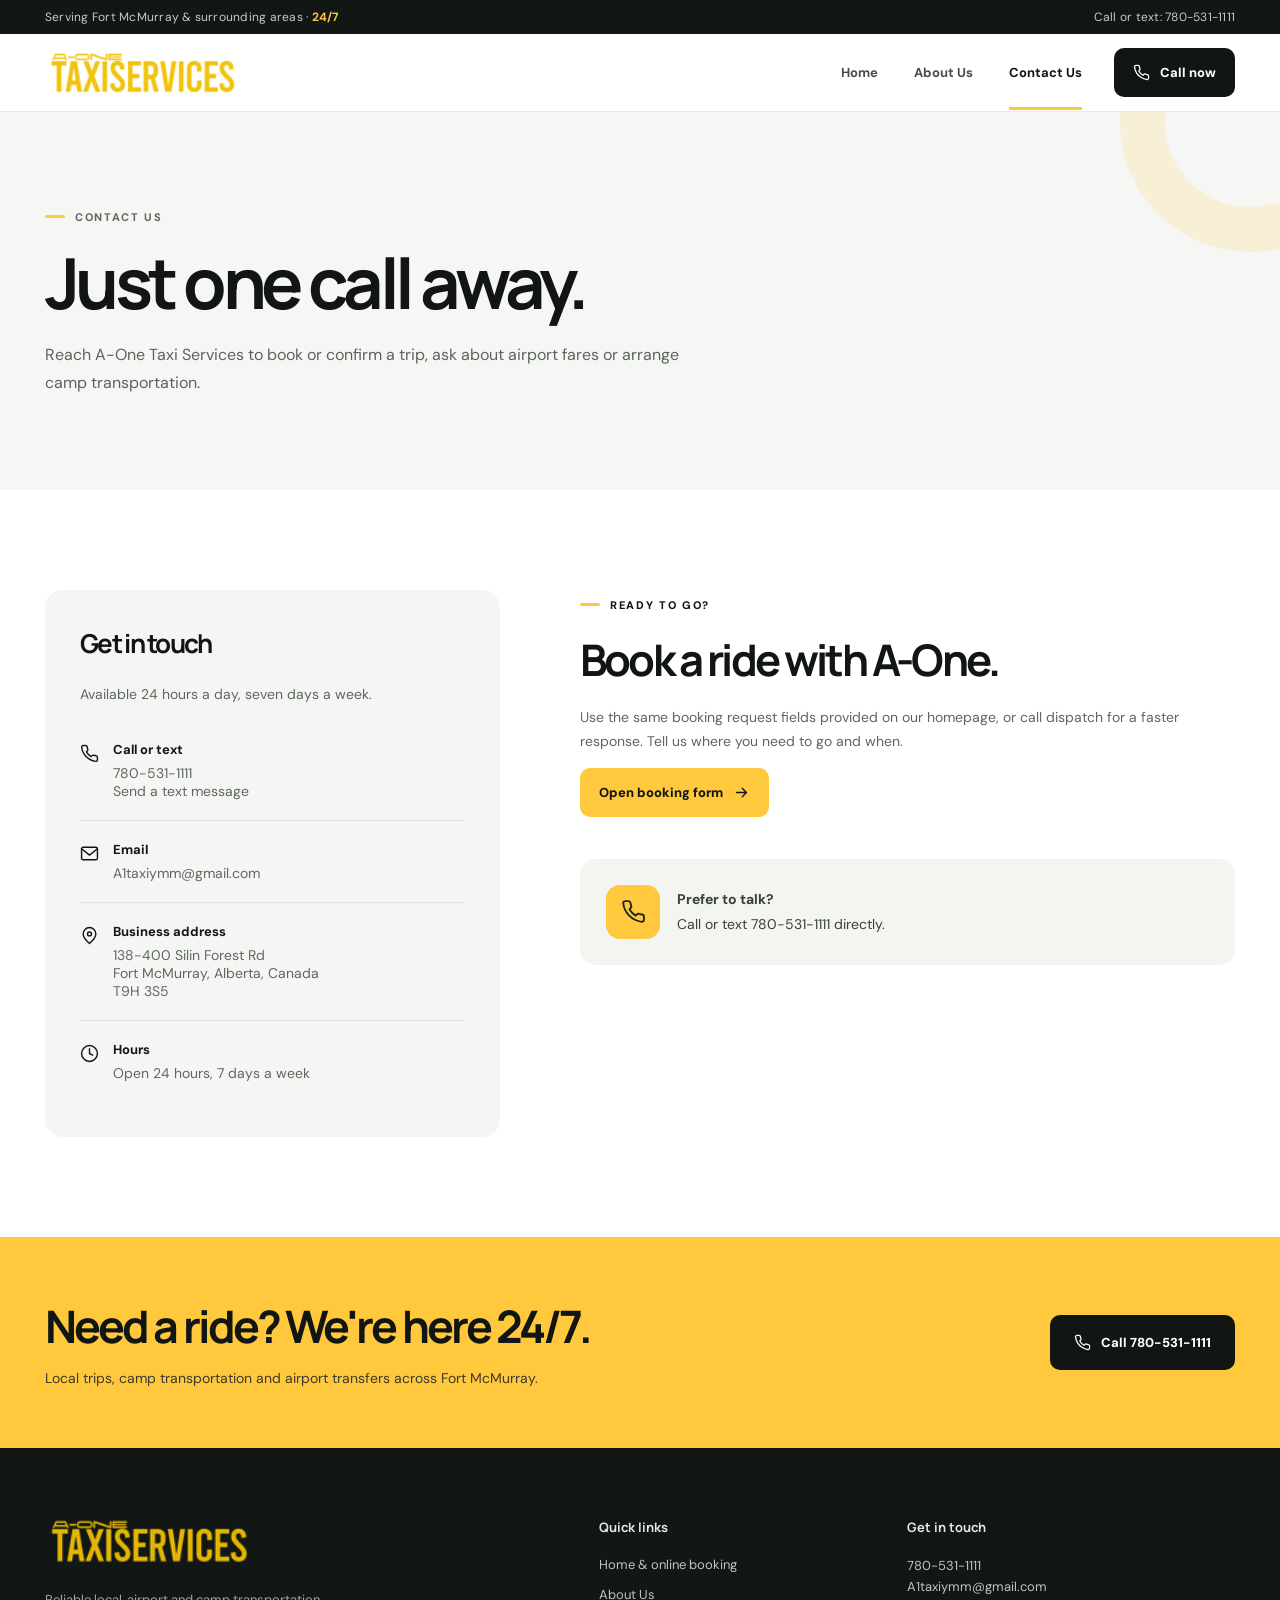
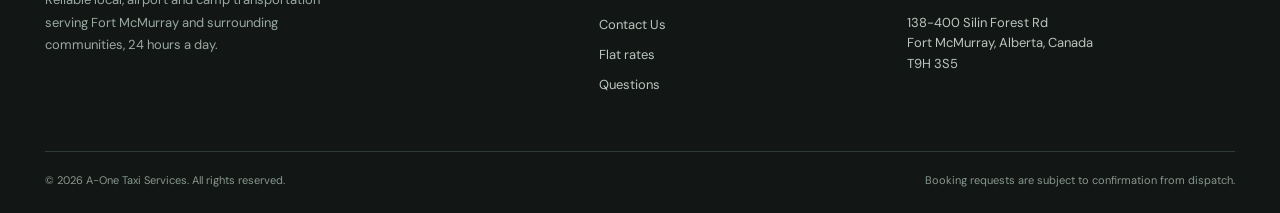
<file: contact/index.html>
<!doctype html><html lang="en-CA"><head><meta charset="utf-8"><meta name="viewport" content="width=device-width,initial-scale=1"><meta name="theme-color" content="#111514"><meta name="description" content="Call 780-531-1111 or email A1taxiymm@gmail.com to contact A-One Taxi Services for 24/7 taxi transportation in Fort McMurray."><meta name="robots" content="noindex,nofollow"><title>Contact Us | A-One Taxi Services</title><link rel="canonical" href="https://aonetaxiservices.ca/contact/"><link rel="preconnect" href="https://fonts.googleapis.com"><link rel="preconnect" href="https://fonts.gstatic.com" crossorigin><link rel="preconnect" href="https://images.unsplash.com"><link rel="stylesheet" href="/assets/app.css"><meta property="og:type" content="website"><meta property="og:site_name" content="A-One Taxi Services"><meta property="og:title" content="Contact Us | A-One Taxi Services"><meta property="og:description" content="Call 780-531-1111 or email A1taxiymm@gmail.com to contact A-One Taxi Services for 24/7 taxi transportation in Fort McMurray."><meta property="og:url" content="https://aonetaxiservices.ca/contact/"><meta property="og:image" content="https://images.unsplash.com/photo-1517243667550-44d5628894d0?w=1200&amp;h=630&amp;fit=crop"><meta name="twitter:card" content="summary_large_image"><meta name="twitter:image" content="https://images.unsplash.com/photo-1517243667550-44d5628894d0?w=1200&amp;h=630&amp;fit=crop"><script type="application/ld+json">{"@context":"https://schema.org","@type":"TaxiService","name":"A-One Taxi Services","url":"https://aonetaxiservices.ca/","telephone":"+1-780-531-1111","email":"A1taxiymm@gmail.com","address":{"@type":"PostalAddress","streetAddress":"138-400 Silin Forest Rd","addressLocality":"Fort McMurray","addressRegion":"Alberta","postalCode":"T9H 3S5","addressCountry":"CA"},"openingHours":"Mo-Su 00:00-23:59"}</script></head><body><div class="topbar"><div class="container topbar-inner"><span>Serving Fort McMurray &amp; surrounding areas · <strong>24/7</strong></span><a href="tel:+17805311111">Call or text: 780-531-1111</a></div></div>
<header class="main-header"><div class="container nav"><a class="brand" href="/" aria-label="A-One Taxi Services homepage"><img class="brand-logo" src="/assets/aone-logo-transparent.png" width="178" height="43" alt="A-One Taxi Services" decoding="async"></a><nav class="desktop-nav" aria-label="Main navigation"><a href="/" >Home</a><a href="/about/" >About Us</a><a href="/contact/" aria-current="page">Contact Us</a></nav><a class="header-cta" href="tel:+17805311111"><svg aria-hidden="true" viewBox="0 0 24 24" fill="none" stroke="currentColor" stroke-width="1.8" stroke-linecap="round" stroke-linejoin="round"><path d="M22 16.9v3a2 2 0 0 1-2.2 2 19.8 19.8 0 0 1-8.6-3.1 19.5 19.5 0 0 1-6-6 19.8 19.8 0 0 1-3.1-8.7A2 2 0 0 1 4.1 2h3a2 2 0 0 1 2 1.7c.12.96.35 1.9.68 2.8a2 2 0 0 1-.45 2.11L8.1 9.9a16 16 0 0 0 6 6l1.28-1.27a2 2 0 0 1 2.1-.45c.9.33 1.84.56 2.8.67a2 2 0 0 1 1.73 2.05Z" /></svg> Call now</a><button class="mobile-toggle" type="button" aria-label="Open menu" aria-expanded="false" aria-controls="mobile-menu" data-menu-toggle><svg aria-hidden="true" viewBox="0 0 24 24" fill="none" stroke="currentColor" stroke-width="1.8" stroke-linecap="round" stroke-linejoin="round"><path d="M4 7h16M4 12h16M4 17h16" /></svg></button></div></header>
<nav id="mobile-menu" class="mobile-panel" aria-label="Mobile navigation" data-menu-panel><a href="/" >Home</a><a href="/about/" >About Us</a><a href="/contact/" aria-current="page">Contact Us</a><a class="btn" href="tel:+17805311111"><svg aria-hidden="true" viewBox="0 0 24 24" fill="none" stroke="currentColor" stroke-width="1.8" stroke-linecap="round" stroke-linejoin="round"><path d="M22 16.9v3a2 2 0 0 1-2.2 2 19.8 19.8 0 0 1-8.6-3.1 19.5 19.5 0 0 1-6-6 19.8 19.8 0 0 1-3.1-8.7A2 2 0 0 1 4.1 2h3a2 2 0 0 1 2 1.7c.12.96.35 1.9.68 2.8a2 2 0 0 1-.45 2.11L8.1 9.9a16 16 0 0 0 6 6l1.28-1.27a2 2 0 0 1 2.1-.45c.9.33 1.84.56 2.8.67a2 2 0 0 1 1.73 2.05Z" /></svg> Call 780-531-1111</a></nav><main id="main-content"><section class="inner-hero"><div class="container"><div class="eyebrow">Contact us</div><h1>Just one call away.</h1><p>Reach A-One Taxi Services to book or confirm a trip, ask about airport fares or arrange camp transportation.</p></div></section><section class="block-padding"><div class="container contact-layout"><div class="contact-panel"><h2>Get in touch</h2><p class="contact-description">Available 24 hours a day, seven days a week.</p><div class="contact-method"><svg aria-hidden="true" viewBox="0 0 24 24" fill="none" stroke="currentColor" stroke-width="1.8" stroke-linecap="round" stroke-linejoin="round"><path d="M22 16.9v3a2 2 0 0 1-2.2 2 19.8 19.8 0 0 1-8.6-3.1 19.5 19.5 0 0 1-6-6 19.8 19.8 0 0 1-3.1-8.7A2 2 0 0 1 4.1 2h3a2 2 0 0 1 2 1.7c.12.96.35 1.9.68 2.8a2 2 0 0 1-.45 2.11L8.1 9.9a16 16 0 0 0 6 6l1.28-1.27a2 2 0 0 1 2.1-.45c.9.33 1.84.56 2.8.67a2 2 0 0 1 1.73 2.05Z" /></svg><div><b>Call or text</b><a href="tel:+17805311111">780-531-1111</a><a href="sms:+17805311111">Send a text message</a></div></div><div class="contact-method"><svg aria-hidden="true" viewBox="0 0 24 24" fill="none" stroke="currentColor" stroke-width="1.8" stroke-linecap="round" stroke-linejoin="round"><rect x="2" y="4" width="20" height="16" rx="2" /><path d="m2 6 10 8 10-8" /></svg><div><b>Email</b><a href="mailto:A1taxiymm@gmail.com">A1taxiymm@gmail.com</a></div></div><div class="contact-method"><svg aria-hidden="true" viewBox="0 0 24 24" fill="none" stroke="currentColor" stroke-width="1.8" stroke-linecap="round" stroke-linejoin="round"><path d="M20 10c0 5-8 12-8 12S4 15 4 10a8 8 0 1 1 16 0Z" /><circle cx="12" cy="10" r="2.5" /></svg><div><b>Business address</b><span>138-400 Silin Forest Rd<br>Fort McMurray, Alberta, Canada<br>T9H 3S5</span></div></div><div class="contact-method"><svg aria-hidden="true" viewBox="0 0 24 24" fill="none" stroke="currentColor" stroke-width="1.8" stroke-linecap="round" stroke-linejoin="round"><circle cx="12" cy="12" r="10" /><path d="M12 6v6l4 2" /></svg><div><b>Hours</b><span>Open 24 hours, 7 days a week</span></div></div></div><div><div class="eyebrow">Ready to go?</div><h2 style="font-size:clamp(30px,3.4vw,46px);margin:18px 0 17px">Book a ride with A-One.</h2><p class="contact-description">Use the same booking request fields provided on our homepage, or call dispatch for a faster response. Tell us where you need to go and when.</p><a class="btn btn-yellow" href="/#book-taxi">Open booking form <svg aria-hidden="true" viewBox="0 0 24 24" fill="none" stroke="currentColor" stroke-width="1.8" stroke-linecap="round" stroke-linejoin="round"><path d="M5 12h14m-6-6 6 6-6 6" /></svg></a><div style="margin-top:42px;display:flex;align-items:center;gap:17px;padding:26px;border-radius:15px;background:#f4f5f1"><div class="icon-box" style="margin:0;flex-shrink:0;background:#ffc83d"><svg aria-hidden="true" viewBox="0 0 24 24" fill="none" stroke="currentColor" stroke-width="1.8" stroke-linecap="round" stroke-linejoin="round"><path d="M22 16.9v3a2 2 0 0 1-2.2 2 19.8 19.8 0 0 1-8.6-3.1 19.5 19.5 0 0 1-6-6 19.8 19.8 0 0 1-3.1-8.7A2 2 0 0 1 4.1 2h3a2 2 0 0 1 2 1.7c.12.96.35 1.9.68 2.8a2 2 0 0 1-.45 2.11L8.1 9.9a16 16 0 0 0 6 6l1.28-1.27a2 2 0 0 1 2.1-.45c.9.33 1.84.56 2.8.67a2 2 0 0 1 1.73 2.05Z" /></svg></div><p style="margin:0;color:#35413a;font-size:14px"><strong>Prefer to talk?</strong><br>Call or text 780-531-1111 directly.</p></div></div></div></section></main><section class="cta-banner"><div class="container cta-content"><div><h2>Need a ride? We're here 24/7.</h2><p>Local trips, camp transportation and airport transfers across Fort McMurray.</p></div><a class="btn btn-ink" href="tel:+17805311111"><svg aria-hidden="true" viewBox="0 0 24 24" fill="none" stroke="currentColor" stroke-width="1.8" stroke-linecap="round" stroke-linejoin="round"><path d="M22 16.9v3a2 2 0 0 1-2.2 2 19.8 19.8 0 0 1-8.6-3.1 19.5 19.5 0 0 1-6-6 19.8 19.8 0 0 1-3.1-8.7A2 2 0 0 1 4.1 2h3a2 2 0 0 1 2 1.7c.12.96.35 1.9.68 2.8a2 2 0 0 1-.45 2.11L8.1 9.9a16 16 0 0 0 6 6l1.28-1.27a2 2 0 0 1 2.1-.45c.9.33 1.84.56 2.8.67a2 2 0 0 1 1.73 2.05Z" /></svg> Call 780-531-1111</a></div></section>
<footer class="footer"><div class="container"><div class="footer-grid"><div><a class="brand" href="/"><img class="brand-logo footer-brand-logo" src="/assets/aone-logo-footer-transparent.png" width="204" height="49" alt="A-One Taxi Services" decoding="async"></a><p class="footer-about">Reliable local, airport and camp transportation serving Fort McMurray and surrounding communities, 24 hours a day.</p></div><div><h3>Quick links</h3><ul><li><a href="/">Home &amp; online booking</a></li><li><a href="/about/">About Us</a></li><li><a href="/contact/">Contact Us</a></li><li><a href="/#flat-rates">Flat rates</a></li><li><a href="/#questions">Questions</a></li></ul></div><div class="footer-contact"><h3>Get in touch</h3><p><a href="tel:+17805311111">780-531-1111</a><br><a href="mailto:A1taxiymm@gmail.com">A1taxiymm@gmail.com</a></p><p>138-400 Silin Forest Rd<br>Fort McMurray, Alberta, Canada<br>T9H 3S5</p></div></div><div class="footer-bottom"><span>© 2026 A-One Taxi Services. All rights reserved.</span><span>Booking requests are subject to confirmation from dispatch.</span></div></div></footer>
<a class="sticky-mobile-call" href="tel:+17805311111"><svg aria-hidden="true" viewBox="0 0 24 24" fill="none" stroke="currentColor" stroke-width="1.8" stroke-linecap="round" stroke-linejoin="round"><path d="M22 16.9v3a2 2 0 0 1-2.2 2 19.8 19.8 0 0 1-8.6-3.1 19.5 19.5 0 0 1-6-6 19.8 19.8 0 0 1-3.1-8.7A2 2 0 0 1 4.1 2h3a2 2 0 0 1 2 1.7c.12.96.35 1.9.68 2.8a2 2 0 0 1-.45 2.11L8.1 9.9a16 16 0 0 0 6 6l1.28-1.27a2 2 0 0 1 2.1-.45c.9.33 1.84.56 2.8.67a2 2 0 0 1 1.73 2.05Z" /></svg> Call A-One Taxi — 780-531-1111</a><script src="/assets/app.js" defer></script></body></html>
</file>
<file: assets/app.css>
@import url('https://fonts.googleapis.com/css2?family=DM+Sans:wght@400;500;600;700;800&family=Manrope:wght@400;500;600;700;800&display=swap');
:root{--ink:#111514;--paper:#faf9f6;--white:#fff;--yellow:#ffc83d;--amber:#f5b526;--muted:#66706d;--line:#e8e9e6;--smoke:#f0f1ed;--shadow:0 22px 68px rgba(0,0,0,.11);font-synthesis:none}
*,*::before,*::after{box-sizing:border-box}html{scroll-behavior:smooth;scroll-padding-top:92px}body{margin:0;background:var(--white);color:var(--ink);font-family:'DM Sans',Arial,sans-serif;-webkit-font-smoothing:antialiased}body.menu-open{overflow:hidden}img{display:block;max-width:100%}button,input,select,textarea{font:inherit}button,a{-webkit-tap-highlight-color:transparent}button{cursor:pointer}a{color:inherit;text-decoration:none}a:focus-visible,button:focus-visible,input:focus-visible,select:focus-visible,textarea:focus-visible,summary:focus-visible{outline:3px solid #c18c00;outline-offset:3px}input,textarea,select{font-size:16px}svg{display:inline-block;vertical-align:middle}.container{width:min(1190px,calc(100% - 64px));margin-inline:auto}.visually-hidden{position:absolute;width:1px;height:1px;margin:-1px;overflow:hidden;clip:rect(0,0,0,0);white-space:nowrap;border:0}.topbar{background:#121615;color:#c4ccc8;font-size:12px;letter-spacing:.02em}.topbar-inner{min-height:34px;display:flex;align-items:center;justify-content:space-between;gap:14px}.topbar strong{color:var(--yellow);font-weight:700}.topbar a:hover{color:var(--white)}.main-header{z-index:99;position:sticky;top:0;background:rgba(255,255,255,.98);border-bottom:1px solid #e8eae8}.nav{height:77px;display:flex;align-items:center;gap:32px;justify-content:space-between}.brand{display:flex;align-items:center;min-width:0;gap:12px;color:var(--ink);white-space:nowrap}.brand-name{font-family:Manrope,sans-serif;font-size:20px;font-weight:800;letter-spacing:-.07em;line-height:1}.brand-name b{display:block;color:#1a201e;letter-spacing:-.055em}.brand-caption{font-size:9px;font-weight:800;text-transform:uppercase;letter-spacing:.19em;color:#747d77;margin-top:6px;display:block}.brand-marker{width:9px;height:34px;border-radius:3px;background:var(--yellow);flex-shrink:0}.desktop-nav{display:flex;align-items:center;gap:36px;margin-left:auto}.desktop-nav a{font-weight:700;font-size:13px;color:#454d49;transition:color .2s}.desktop-nav a[aria-current='page'],.desktop-nav a:hover{color:#111514}.desktop-nav a[aria-current='page']{position:relative}.desktop-nav a[aria-current='page']::after{content:'';position:absolute;bottom:-29px;left:0;right:0;height:3px;background:var(--yellow)}.header-cta,.btn{display:inline-flex;align-items:center;justify-content:center;gap:10px;border:none;font-weight:800;font-size:13px;min-height:49px;padding:0 19px;border-radius:10px;transition:transform .18s,background .18s}.header-cta:hover,.btn:hover{transform:translateY(-1px)}.header-cta,.btn-ink{background:var(--ink);color:#fff}.header-cta:hover,.btn-ink:hover{background:#323a36}.btn-yellow{background:var(--yellow);color:var(--ink)}.btn-yellow:hover{background:#f9d664}.btn-outline{border:1px solid #cdd2ce;background:#fff;color:var(--ink)}.btn-outline:hover{background:#f2f3f1}.btn svg,.header-cta svg{width:17px;height:17px}.mobile-toggle{display:none;border:1px solid var(--line);background:#fff;width:45px;height:45px;border-radius:10px;align-items:center;justify-content:center}.mobile-panel{display:none}.eyebrow{display:inline-flex;align-items:center;gap:10px;text-transform:uppercase;font-weight:800;font-size:11px;letter-spacing:.15em}.eyebrow::before{content:'';display:inline-block;width:20px;height:3px;border-radius:10px;background:var(--yellow)}h1,h2,h3,p{margin-top:0}h1,h2,h3{font-family:Manrope,'DM Sans',sans-serif;letter-spacing:-.065em}p{line-height:1.72}.hero{background:#101413;color:white;position:relative;overflow:hidden}.hero-grid{width:min(1400px,100%);margin:auto;display:grid;grid-template-columns:48% 52%;min-height:580px}.hero-content{padding:90px 7% 92px max(48px,calc((100vw - 1190px)/2));position:relative;z-index:2}.hero .eyebrow{color:#ffda7a}.hero h1{font-size:clamp(48px,5.15vw,79px);line-height:1.075;font-weight:800;max-width:670px;margin:22px 0 22px}.hero h1 em{font-style:normal;color:var(--yellow)}.hero-copy{max-width:480px;color:#c8d1cd;font-size:16px;line-height:1.8}.hero-actions{display:flex;gap:12px;align-items:center;flex-wrap:wrap;margin-top:33px}.hero-actions .btn{min-height:55px;padding:0 24px}.hero .btn-outline{border:1px solid #4b5651;background:transparent;color:white}.hero .btn-outline:hover{background:#303735}.hero-visual{position:relative;min-height:540px;isolation:isolate;background:linear-gradient(125deg,#1a302e,#45423a)}.hero-visual img{width:100%;height:100%;object-fit:cover;position:absolute;inset:0;filter:contrast(1.03) saturate(.9)}.hero-visual::after{content:'';position:absolute;inset:0;background:linear-gradient(90deg,#101413 0%,rgba(16,20,19,.05) 34%,transparent 85%),linear-gradient(0deg,rgba(0,0,0,.35),transparent 48%);z-index:1}.hero-stamp{position:absolute;bottom:34px;right:34px;z-index:2;padding:15px 18px;border:1px solid rgba(255,255,255,.25);color:#fff;background:rgba(11,18,16,.68);backdrop-filter:blur(12px);border-radius:12px;display:flex;gap:12px;align-items:center}.hero-stamp svg{color:var(--yellow);width:23px;height:23px}.hero-stamp small{display:block;color:#cbd2ce;margin-top:3px;font-size:11px}.tiny-verified{display:flex;gap:25px;flex-wrap:wrap;margin-top:44px;color:#adbab4;font-size:12px}.tiny-verified span{display:flex;align-items:center;gap:7px}.tiny-verified svg{width:16px;height:16px;color:var(--yellow)}.booking-section{background:#f6f7f4;padding:0 0 85px}.booking-shell{position:relative;transform:translateY(-43px);margin-bottom:-43px;background:#fff;border:1px solid #eaedeb;border-radius:18px;box-shadow:var(--shadow);padding:27px 30px 30px}.booking-head{display:flex;align-items:center;justify-content:space-between;gap:20px;margin-bottom:23px}.booking-head h2{font-size:25px;margin:0 0 6px}.booking-head p{font-size:13px;color:var(--muted);margin:0}.booking-head-label{display:flex;gap:7px;align-items:center;font-size:12px;font-weight:800;color:#25694b;background:#eaf8ee;padding:8px 11px;border-radius:100px;white-space:nowrap}.booking-head-label svg{width:14px;height:14px}.booking-form{display:grid;grid-template-columns:repeat(4,minmax(0,1fr));gap:16px}.field{display:flex;flex-direction:column;gap:8px;min-width:0}.field label{font-weight:700;font-size:12px;color:#333b36}.field input,.field select,.field textarea{width:100%;min-width:0;min-height:48px;outline:none;background:#f8faf8;border:1px solid #dce2de;border-radius:9px;padding:12px 13px;color:#161a18;transition:border-color .2s,box-shadow .2s}.field textarea{resize:vertical;min-height:155px}.field input:focus,.field select:focus,.field textarea:focus{border-color:#d4aa24;box-shadow:0 0 0 3px rgba(255,200,61,.18)}.field input::placeholder,.field textarea::placeholder{color:#8c9590}.booking-actions{display:flex;align-items:center;justify-content:space-between;gap:16px;margin-top:22px}.booking-note{margin:0;color:var(--muted);font-size:12px;line-height:1.6;max-width:600px}.booking-submit{min-height:50px;padding-inline:25px;white-space:nowrap}.status{display:none;border-radius:8px;padding:12px;margin-top:16px;font-size:13px;line-height:1.6}.status.show{display:block}.status.error{background:#fff3ef;color:#8d2926}.status.success{background:#eaf8ee;color:#146037}.block-padding{padding:100px 0}.section-head{margin-bottom:36px}.section-head h2{font-size:clamp(31px,3.8vw,48px);line-height:1.18;margin:15px 0}.section-head p{max-width:590px;color:#646e68;font-size:15px}.two-col-head{display:flex;justify-content:space-between;gap:30px;align-items:end}.two-col-head p{max-width:370px;margin-bottom:10px}.services-grid{display:grid;grid-template-columns:repeat(3,minmax(0,1fr));gap:15px}.service-card{border-radius:17px;border:1px solid var(--line);background:#fff;padding:28px 26px 29px;min-height:250px;transition:transform .2s,box-shadow .2s}.service-card:hover{transform:translateY(-3px);box-shadow:0 16px 28px rgba(0,0,0,.06)}.icon-box{width:54px;height:54px;background:#f5f6f2;border-radius:14px;display:flex;align-items:center;justify-content:center;margin-bottom:25px}.icon-box svg{width:25px;height:25px;color:#1b2521}.service-card h3{font-size:20px;letter-spacing:-.045em;margin-bottom:9px}.service-card p{font-size:13px;color:#65706a;margin:0}.rates-section{background:#121817;color:#fff}.rates-section .section-head p{color:#b4c0b9}.rates-grid{display:grid;grid-template-columns:repeat(3,minmax(0,1fr));gap:13px}.rate{background:#1d2521;border:1px solid #303a34;border-radius:12px;padding:23px;display:flex;flex-direction:column;gap:12px;min-height:125px}.rate strong{font-size:30px;line-height:1;font-family:Manrope,sans-serif;letter-spacing:-.065em;color:var(--yellow)}.rate span{font-size:14px;color:#e0e7e2;font-weight:600}.rate small{color:#a2afa6}.rate-annotation{color:#b4c0b9;font-size:12px;margin-top:22px}.about-preview{display:grid;grid-template-columns:1.05fr .95fr;gap:70px;align-items:center}.about-image{height:440px;border-radius:18px;overflow:hidden;background:#ced6d4;position:relative}.about-image img{width:100%;height:100%;object-fit:cover}.about-content h2{font-size:clamp(32px,3.7vw,49px);line-height:1.15;margin:16px 0 22px}.about-content p{color:#5f6b63;font-size:15px}.about-content .btn{margin-top:13px}.facts{display:grid;grid-template-columns:repeat(2,1fr);gap:22px;margin:25px 0 16px}.fact{padding-left:14px;border-left:3px solid var(--yellow)}.fact strong{display:block;font-size:21px;letter-spacing:-.04em}.fact span{font-size:12px;color:var(--muted)}.faq-section{background:#f7f8f6}.faq-layout{display:grid;grid-template-columns:.75fr 1.25fr;gap:70px}.faq-layout h2{font-size:clamp(32px,4vw,50px);line-height:1.15;margin:14px 0}.faq-list details{border-bottom:1px solid #dbe0dc}.faq-list details:first-child{border-top:1px solid #dbe0dc}.faq-list summary{cursor:pointer;list-style:none;display:flex;align-items:center;justify-content:space-between;gap:15px;padding:24px 0;font-weight:800;font-size:15px}.faq-list summary::-webkit-details-marker{display:none}.faq-list summary::after{content:'+';display:grid;place-items:center;width:30px;height:30px;border:1px solid #cbd3ce;border-radius:50%;font-size:21px;font-weight:400;flex-shrink:0}.faq-list details[open] summary::after{content:'−';background:var(--yellow);border-color:var(--yellow)}.faq-list details p{margin:-5px 0 23px;color:#5e6a63;font-size:14px;max-width:560px}.cta-banner{background:var(--yellow);padding:58px 0}.cta-content{display:flex;justify-content:space-between;gap:20px;align-items:center}.cta-content h2{font-size:clamp(29px,3.5vw,45px);margin:0 0 10px}.cta-content p{color:#3b3a2d;font-size:14px;margin:0}.cta-content .btn{white-space:nowrap;min-height:55px;padding:0 24px}.footer{background:#121716;color:#e4e9e5;padding:65px 0 26px}.footer-grid{display:grid;grid-template-columns:1.5fr .75fr 1fr;gap:62px}.footer .brand{color:#fff}.footer .brand-name b{color:#fff}.footer .brand-caption{color:#c5cec7}.footer-about{font-size:13px;color:#9aa9a0;max-width:305px;margin-top:20px}.footer h3{font-size:13px;letter-spacing:0;margin:5px 0 20px}.footer ul{margin:0;padding:0;list-style:none;display:grid;gap:13px}.footer li,.footer li a{font-size:13px;color:#bbc6bd}.footer li a:hover{color:#fff}.footer-contact p{font-size:13px;color:#bbc6bd;line-height:1.6;margin:0 0 15px}.footer-bottom{margin-top:58px;padding-top:21px;border-top:1px solid #303b34;display:flex;justify-content:space-between;gap:25px;font-size:11px;color:#88988d}.inner-hero{background:#f6f7f4;padding:90px 0 78px;position:relative;overflow:hidden}.inner-hero .eyebrow{color:#5f6a61}.inner-hero h1{font-size:clamp(45px,5.5vw,74px);line-height:1.05;margin:22px 0;max-width:830px}.inner-hero p{max-width:645px;color:#59645d;font-size:16px}.inner-hero::after{content:'';position:absolute;width:260px;height:260px;border:45px solid var(--yellow);border-radius:50%;opacity:.16;right:-100px;top:-120px}.values{display:grid;grid-template-columns:repeat(2,1fr);gap:15px;margin-top:36px}.value{padding:22px;background:#fff;border:1px solid var(--line);border-radius:12px}.value svg{width:22px;height:22px;color:#a77c00;margin-bottom:14px}.value h3{font-size:16px;margin:0 0 8px}.value p{font-size:13px;margin:0;color:#65706a}.contact-layout{display:grid;grid-template-columns:.82fr 1.18fr;gap:80px}.contact-panel{background:#f5f6f3;border-radius:18px;padding:35px}.contact-panel h2{font-size:26px}.contact-method{display:flex;gap:14px;align-items:flex-start;padding:20px 0;border-bottom:1px solid #dce2dc}.contact-method:last-child{border-bottom:0}.contact-method svg{width:19px;height:19px;flex-shrink:0;margin-top:3px}.contact-method b{display:block;font-size:13px;margin-bottom:6px}.contact-method a,.contact-method span{display:block;font-size:14px;color:#5c6961;overflow-wrap:anywhere}.contact-form{display:grid;grid-template-columns:repeat(2,1fr);gap:16px}.contact-form .full{grid-column:1/-1}.contact-form .btn{justify-self:start}.contact-description{color:#5c6760;font-size:14px;line-height:1.7;max-width:700px}.sticky-mobile-call{display:none}@media(min-width:1500px){.hero-content{padding-left:max(48px,calc((1400px - 1190px)/2))}}@media(max-width:1100px){.desktop-nav{gap:22px}.nav{gap:15px}.about-preview{gap:40px}.hero-content{padding:80px 6% 85px 5%}.hero h1{font-size:58px}.contact-layout{gap:40px}}@media(max-width:820px){.container{width:min(100% - 40px,680px)}.desktop-nav,.header-cta{display:none}.mobile-toggle{display:flex;margin-left:auto}.nav{height:72px}.mobile-panel{display:block;position:fixed;top:106px;left:0;right:0;z-index:90;background:#fff;padding:20px 25px 30px;box-shadow:0 20px 34px rgba(0,0,0,.13);transform:translateY(-130%);opacity:0;pointer-events:none;transition:transform .25s,opacity .25s}.mobile-panel.open{transform:translateY(0);opacity:1;pointer-events:auto}.mobile-panel a{display:block;padding:14px 4px;font-size:18px;font-weight:800;border-bottom:1px solid #eff0ef}.mobile-panel .btn{margin-top:15px;background:var(--yellow);text-align:center;border:0}.hero-grid{grid-template-columns:1fr}.hero-content{padding:75px 30px 40px}.hero h1{font-size:clamp(42px,7vw,68px);max-width:700px}.hero-visual{height:350px;min-height:350px}.hero-visual::after{background:linear-gradient(0deg,rgba(0,0,0,.45),transparent 60%)}.hero-stamp{bottom:20px;right:20px}.tiny-verified{margin-top:25px}.booking-form{grid-template-columns:repeat(2,minmax(0,1fr))}.services-grid{grid-template-columns:repeat(2,minmax(0,1fr))}.rates-grid{grid-template-columns:repeat(2,1fr)}.about-preview,.faq-layout,.contact-layout{grid-template-columns:1fr;gap:35px}.about-image{height:365px}.footer-grid{grid-template-columns:1fr 1fr;gap:30px}.footer-grid>*:first-child{grid-column:1/-1}.two-col-head{align-items:start;display:block}.block-padding{padding:75px 0}}@media(max-width:540px){.container{width:calc(100% - 32px)}.topbar-inner{min-height:30px}.topbar{font-size:10px}.topbar-inner>span:first-child{max-width:180px;white-space:nowrap;overflow:hidden;text-overflow:ellipsis}.brand-name{font-size:18px}.brand-caption{font-size:8px}.hero-content{padding:57px 20px 35px}.hero h1{font-size:clamp(42px,11.2vw,55px);margin:19px 0}.hero-copy{font-size:14px}.hero-actions .btn{flex:1;min-width:135px;padding-inline:12px}.hero-visual{height:290px;min-height:290px}.hero-stamp{bottom:16px;left:16px;right:auto}.tiny-verified{gap:14px}.booking-shell{padding:21px 16px 20px;border-radius:14px;transform:translateY(-25px);margin-bottom:-25px}.booking-head{align-items:flex-start}.booking-head-label{display:none}.booking-head h2{font-size:23px}.booking-form{grid-template-columns:1fr;gap:13px}.booking-actions{align-items:stretch;flex-direction:column-reverse}.booking-submit{width:100%}.booking-section{padding-bottom:60px}.services-grid,.rates-grid,.footer-grid,.values,.contact-form{grid-template-columns:1fr}.services-grid{gap:11px}.service-card{min-height:auto;padding:24px}.icon-box{margin-bottom:18px}.rates-grid{gap:10px}.rate{min-height:100px}.section-head h2{font-size:34px}.cta-content{display:block}.cta-content .btn{margin-top:22px}.about-image{height:300px}.facts{gap:12px}.footer{padding:58px 0 25px}.footer-grid>*:first-child{grid-column:auto}.footer-bottom{display:block;line-height:1.9}.inner-hero{padding:65px 0 60px}.inner-hero h1{font-size:46px}.contact-panel{padding:24px}.contact-form .full{grid-column:1}.sticky-mobile-call{display:flex;position:fixed;bottom:14px;left:16px;right:16px;z-index:80;min-height:53px;border-radius:12px;background:var(--yellow);box-shadow:0 5px 28px rgba(0,0,0,.2);align-items:center;justify-content:center;gap:12px;font-size:14px;font-weight:900}.sticky-mobile-call svg{width:18px;height:18px}body{padding-bottom:57px}}

/* A-One v2: owner-supplied logo, transparent footer treatment, continuous full-width hero. */
.brand-logo{display:block;width:196px;height:auto;max-height:57px;object-fit:contain;object-position:left center;flex-shrink:0}
.footer .footer-brand-logo{width:209px;height:auto;max-height:none;filter:none}
.brand{gap:0}
/* Keep the existing photograph throughout the hero (no abrupt dark rectangle). */
.hero{background:#151b19;isolation:isolate}
.hero-grid{position:relative;display:block;width:100%;max-width:none;min-height:580px;isolation:isolate}
.hero-content{position:relative;z-index:3;width:min(100%,1190px);margin:0 auto;padding:90px 40px 92px 0;min-height:580px;display:flex;flex-direction:column;align-items:flex-start;justify-content:center}
.hero-content>.hero-copy,.hero-content>.hero-actions,.hero-content>.tiny-verified{max-width:490px}
.hero-content .tiny-verified{width:100%}
.hero-visual{position:absolute;inset:0;z-index:0;width:100%;height:100%;min-height:0;background:#26312d;isolation:auto}
.hero-visual img{position:absolute;inset:0;width:100%;height:100%;object-fit:cover;object-position:55% 82%;filter:saturate(.98) contrast(1.03)}
.hero-visual::after{content:'';position:absolute;inset:0;z-index:1;background:linear-gradient(90deg,rgba(8,13,13,.96) 0%,rgba(8,13,13,.84) 30%,rgba(8,13,13,.40) 61%,rgba(8,13,13,.05) 100%),linear-gradient(0deg,rgba(8,13,13,.4) 0%,transparent 38%)}
.hero-stamp{z-index:4}
@media(min-width:1500px){.hero-content{padding-left:0}}
@media(max-width:1254px){.hero-content{padding-left:32px;padding-right:32px}}
@media(max-width:820px){
 .brand-logo{width:183px;max-height:54px}
 .hero-grid{display:block;min-height:600px}
 .hero-content{width:100%;min-height:600px;padding:68px 30px 80px}
 .hero-visual{position:absolute;inset:0;height:100%;min-height:0}
 .hero-visual img{object-position:58% 78%}
 .hero-visual::after{background:linear-gradient(90deg,rgba(7,12,12,.9) 0%,rgba(7,12,12,.67) 60%,rgba(7,12,12,.24) 100%),linear-gradient(0deg,rgba(7,12,12,.55),transparent 45%)}
 .hero-stamp{bottom:19px;right:19px;left:auto}
}
@media(max-width:540px){
 .brand-logo{width:165px;max-height:49px}
 .footer .footer-brand-logo{width:202px}
 .hero-grid{min-height:590px}
 .hero-content{min-height:590px;padding:58px 20px 118px}
 .hero-visual img{object-position:59% 78%}
 .hero-visual::after{background:linear-gradient(90deg,rgba(5,9,9,.93),rgba(5,9,9,.61)),linear-gradient(0deg,rgba(5,9,9,.44),transparent 40%)}
 .hero-stamp{bottom:18px;right:16px;left:auto}
 .hero-content .tiny-verified{margin-top:25px}
}
</file>
